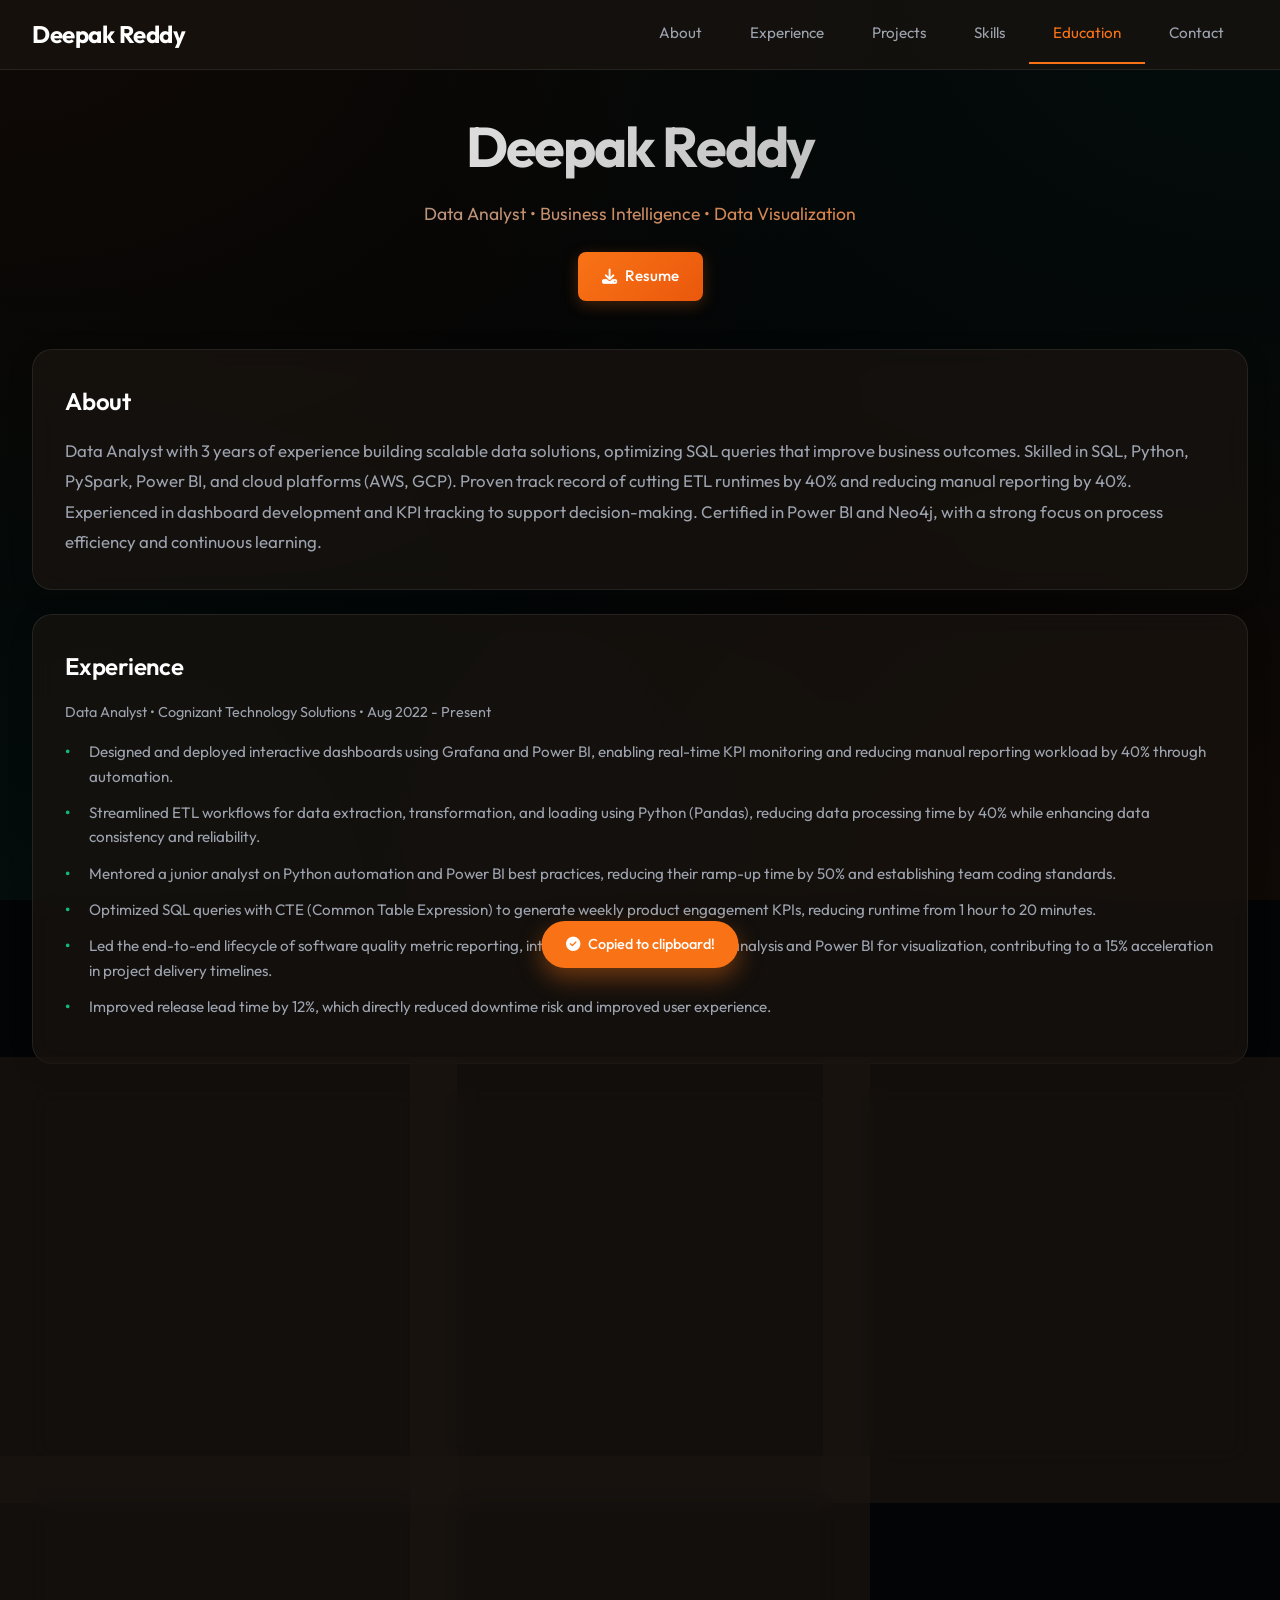
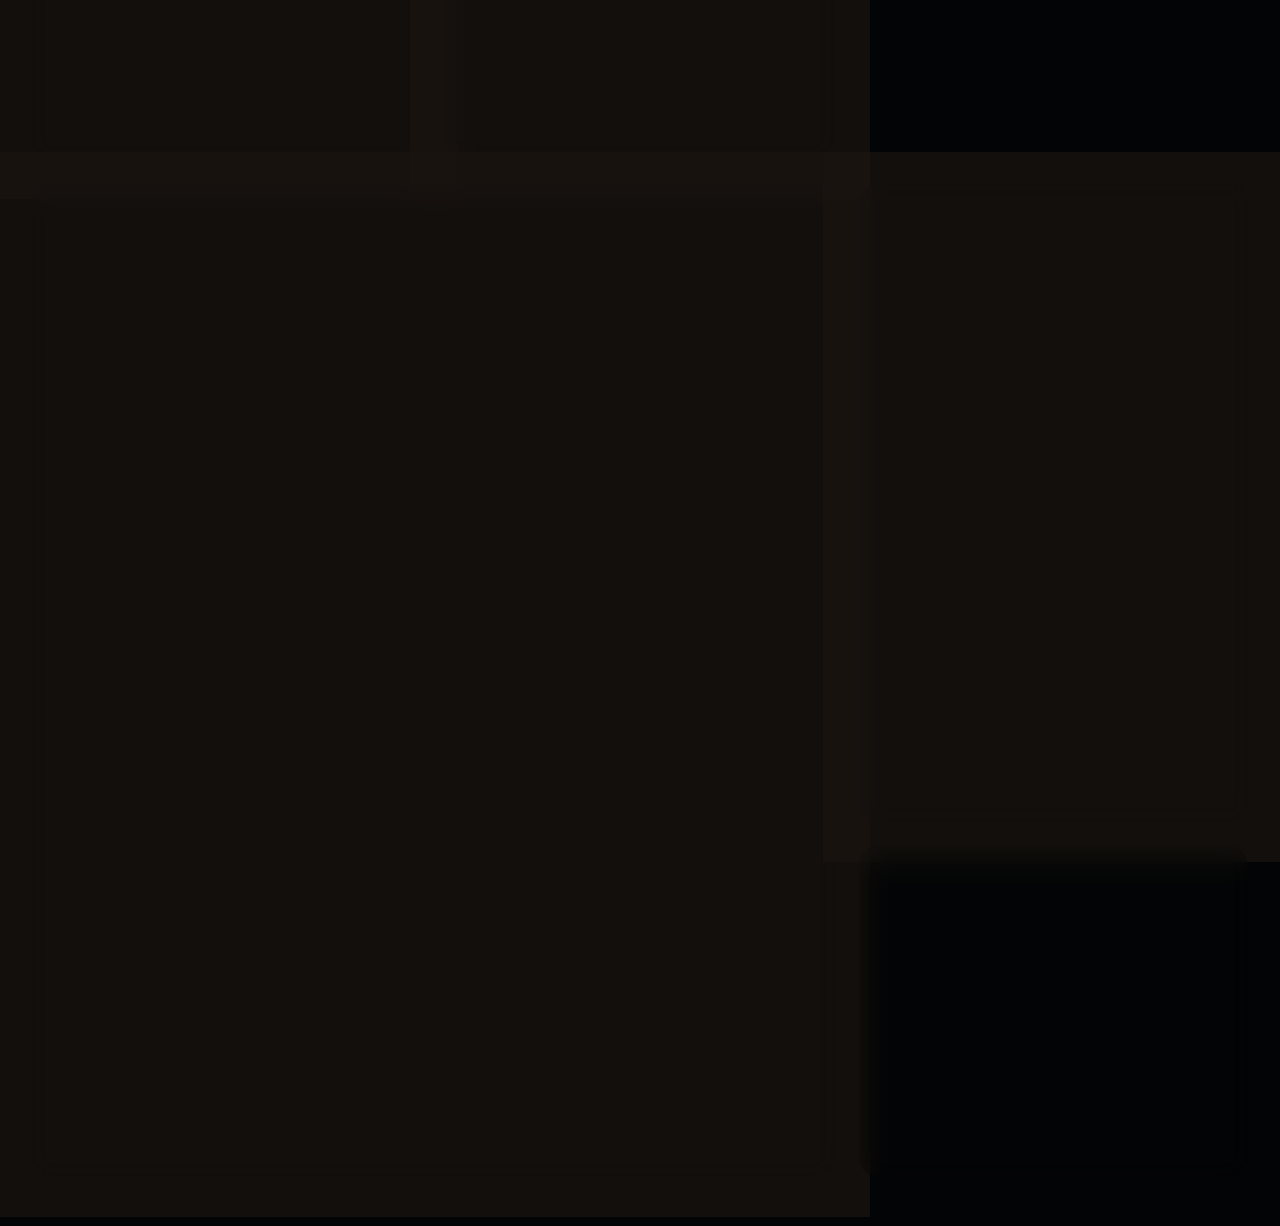
<file: index.html>
<!DOCTYPE html>
<html lang="en">

<head>
  <meta charset="UTF-8">
  <meta name="viewport" content="width=device-width, initial-scale=1.0">
  <meta name="description"
    content="Deepak Reddy - Data Analyst portfolio showcasing data visualization, BI dashboarding, and SQL optimization projects.">
  <meta name="keywords" content="Data Analyst, Portfolio, Deepak Reddy, Power BI, SQL, Python, Business Intelligence">
  <meta name="author" content="Deepak Reddy">

  <!-- Open Graph / Facebook -->
  <meta property="og:type" content="website">
  <meta property="og:title" content="Deepak Reddy - Data Analyst Portfolio">
  <meta property="og:description"
    content="Data Analyst with 3 years of experience building scalable data solutions. Check out my projects and skills.">
  <meta property="og:image" content="https://yourwebsite.com/og-image.jpg">

  <!-- Twitter -->
  <meta property="twitter:card" content="summary_large_image">
  <meta property="twitter:title" content="Deepak Reddy - Data Analyst Portfolio">
  <meta property="twitter:description"
    content="Data Analyst with 3 years of experience building scalable data solutions. Check out my projects and skills.">
  <meta property="twitter:image" content="https://yourwebsite.com/og-image.jpg">

  <title>Deepak Reddy - Data Analyst Portfolio</title>
  <link rel="preconnect" href="https://fonts.googleapis.com">
  <link rel="preconnect" href="https://fonts.gstatic.com" crossorigin>
  <link href="https://fonts.googleapis.com/css2?family=Outfit:wght@300;400;500;600;700&display=swap" rel="stylesheet">
  <link href="https://cdnjs.cloudflare.com/ajax/libs/font-awesome/6.4.0/css/all.min.css" rel="stylesheet">
  <style>
    * {
      margin: 0;
      padding: 0;
      box-sizing: border-box;
    }

    :root {
      --bg: #030405;
      /* Deeper black */
      --surface: rgba(26, 20, 16, 0.7);
      /* Translucent for glassmorphism */
      --text: #ffffff;
      --text-secondary: #9da3ae;
      --accent: #f97316;
      --accent-secondary: #10b981;
      --secondary-section: #111827;
      --border: rgba(255, 255, 255, 0.08);
      /* Sophisticated thin border */
      --shadow: rgba(0, 0, 0, 0.8);
      --glass-bg: rgba(255, 255, 255, 0.03);
      --glass-border: rgba(255, 255, 255, 0.1);
    }

    body {
      font-family: 'Outfit', -apple-system, BlinkMacSystemFont, 'Segoe UI', sans-serif;
      background: var(--bg);
      background-image:
        radial-gradient(at 0% 0%, rgba(249, 115, 22, 0.05) 0px, transparent 50%),
        radial-gradient(at 100% 0%, rgba(16, 185, 129, 0.05) 0px, transparent 50%),
        radial-gradient(at 100% 100%, rgba(249, 115, 22, 0.05) 0px, transparent 50%),
        radial-gradient(at 0% 100%, rgba(16, 185, 129, 0.05) 0px, transparent 50%);
      background-attachment: fixed;
      color: var(--text);
      line-height: 1.6;
      padding-top: 70px;
      overflow-x: hidden;
      scroll-behavior: smooth;
      opacity: 0;
      transition: opacity 1s ease-in-out;
    }

    body.loaded {
      opacity: 1;
    }

    /* Custom Scrollbar */
    ::-webkit-scrollbar {
      width: 8px;
    }

    ::-webkit-scrollbar-track {
      background: var(--bg);
    }

    ::-webkit-scrollbar-thumb {
      background: var(--border);
      border-radius: 10px;
      border: 2px solid var(--bg);
    }

    ::-webkit-scrollbar-thumb:hover {
      background: var(--accent);
    }

    /* Top Navbar */
    .navbar {
      position: fixed;
      top: 0;
      left: 0;
      right: 0;
      height: 70px;
      background: var(--surface);
      border-bottom: 1px solid var(--border);
      display: flex;
      align-items: center;
      justify-content: space-between;
      padding: 0 2rem;
      z-index: 1000;
    }

    .navbar-brand {
      font-size: 1.5rem;
      font-weight: 700;
      letter-spacing: -0.02em;
      color: var(--text);
    }

    .nav-menu {
      display: flex;
      list-style: none;
      gap: 0;
      align-items: center;
    }

    .nav-menu li {
      margin: 0;
    }

    .nav-menu a {
      display: block;
      padding: 1rem 1.5rem;
      text-decoration: none;
      color: var(--text-secondary);
      transition: all 0.2s;
      font-size: 0.95rem;
      border-bottom: 2px solid transparent;
    }

    .nav-menu a:hover {
      color: var(--accent);
      border-bottom-color: var(--accent);
    }

    .nav-menu a.active {
      color: var(--accent);
      border-bottom-color: var(--accent);
    }

    .container {
      max-width: 1400px;
      margin: 0 auto;
      padding: 0 2rem;
    }

    /* Header */
    .header {
      margin-bottom: 3rem;
      text-align: center;
      margin-top: 2rem;
    }

    .name {
      font-size: 3.5rem;
      font-weight: 700;
      margin-bottom: 0.5rem;
      letter-spacing: -0.04em;
      background: linear-gradient(135deg, #fff 0%, #a0a0a0 100%);
      -webkit-background-clip: text;
      background-clip: text;
      -webkit-text-fill-color: transparent;
    }

    .tagline {
      font-size: 1.1rem;
      color: var(--text-secondary);
      margin-bottom: 1.5rem;
      min-height: 1.8rem;
      position: relative;
      background: linear-gradient(90deg, var(--text-secondary) 0%, var(--accent) 50%, var(--accent-secondary) 100%);
      background-size: 200% auto;
      -webkit-background-clip: text;
      -webkit-text-fill-color: transparent;
      background-clip: text;
      animation: shimmer 6s linear infinite;
    }

    .tagline-char {
      display: inline-block;
      opacity: 0;
      animation: charReveal 0.05s ease-out forwards;
    }

    @keyframes charReveal {
      0% {
        opacity: 0;
        transform: translateY(10px);
      }

      100% {
        opacity: 1;
        transform: translateY(0);
      }
    }

    @keyframes shimmer {
      0% {
        background-position: -200% auto;
      }

      100% {
        background-position: 200% auto;
      }
    }

    .header-actions {
      display: flex;
      gap: 1rem;
      justify-content: center;
      flex-wrap: wrap;
    }

    .btn {
      padding: 0.75rem 1.5rem;
      border-radius: 8px;
      text-decoration: none;
      font-weight: 500;
      font-size: 0.95rem;
      transition: all 0.2s;
      display: inline-flex;
      align-items: center;
      gap: 0.5rem;
      border: none;
      cursor: pointer;
    }

    .btn-primary {
      background: linear-gradient(135deg, var(--accent) 0%, #ea580c 100%);
      color: white;
      box-shadow: 0 4px 15px rgba(249, 115, 22, 0.25);
    }

    .btn-primary:hover {
      transform: translateY(-3px);
      box-shadow: 0 8px 25px rgba(249, 115, 22, 0.45);
      background: linear-gradient(135deg, #ea580c 0%, #d64d0a 100%);
    }

    .btn-primary:active {
      transform: translateY(-1px);
    }

    .btn-secondary {
      background: var(--surface);
      color: var(--text);
      border: 1.5px solid var(--border);
      transition: all 0.3s ease;
    }

    .btn-secondary:hover {
      border-color: var(--accent);
      color: var(--accent);
      box-shadow: 0 4px 12px rgba(249, 115, 22, 0.15);
      background: rgba(249, 115, 22, 0.05);
    }

    /* Bento Grid */
    .bento-grid {
      display: grid;
      grid-template-columns: repeat(12, 1fr);
      gap: 1.5rem;
      margin-bottom: 3rem;
    }

    .bento-item {
      background: var(--surface);
      backdrop-filter: blur(12px);
      -webkit-backdrop-filter: blur(12px);
      border: 1px solid var(--border);
      border-radius: 20px;
      /* Slightly rounder */
      padding: 2rem;
      transition: all 0.4s cubic-bezier(0.23, 1, 0.32, 1);
      position: relative;
      overflow: hidden;
      box-shadow: 0 4px 24px -1px rgba(0, 0, 0, 0.2);
    }

    .bento-item::before {
      content: '';
      position: absolute;
      top: 0;
      left: 0;
      right: 0;
      bottom: 0;
      background: radial-gradient(circle at 30% 30%, rgba(249, 115, 22, 0.12), transparent 80%);
      opacity: 0;
      transition: opacity 0.3s ease;
      pointer-events: none;
    }

    .bento-item:hover {
      box-shadow: 0 8px 24px var(--shadow), 0 0 30px rgba(249, 115, 22, 0.2);
      transform: translateY(-6px) scale(1.02);
      border-color: var(--accent);
    }

    .bento-item:hover::before {
      opacity: 1;
    }

    .bento-item:hover .item-title {
      color: var(--accent);
      transform: translateX(4px);
    }

    .item-title {
      transition: all 0.3s cubic-bezier(0.34, 1.56, 0.64, 1);
    }

    .item-description {
      transition: color 0.3s ease;
    }

    .bento-item:hover .item-description {
      color: var(--text);
    }

    /* Grid Sizes */
    .span-12 {
      grid-column: span 12;
    }

    .span-8 {
      grid-column: span 8;
    }

    .span-6 {
      grid-column: span 6;
    }

    .span-4 {
      grid-column: span 4;
    }

    .span-3 {
      grid-column: span 3;
    }

    .row-span-2 {
      grid-row: span 2;
    }

    /* Item Styles */
    .item-title {
      font-size: 1.5rem;
      font-weight: 600;
      margin-bottom: 1rem;
      letter-spacing: -0.01em;
    }

    .item-subtitle {
      color: var(--text-secondary);
      font-size: 0.9rem;
      margin-bottom: 1rem;
    }

    .item-description {
      color: var(--text-secondary);
      font-size: 0.95rem;
      line-height: 1.7;
    }

    /* About Section */
    .about-content {
      font-size: 1.05rem;
      line-height: 1.8;
    }

    /* Experience Section */
    .experience-list {
      list-style: none;
    }

    .experience-list li {
      padding-left: 1.5rem;
      margin-bottom: 0.75rem;
      position: relative;
      color: var(--text-secondary);
      font-size: 0.95rem;
    }

    .experience-list li::before {
      content: '•';
      position: absolute;
      left: 0;
      color: var(--accent-secondary);
      font-weight: bold;
    }

    /* Projects */
    .project-links {
      display: flex;
      gap: 1rem;
      margin-bottom: 1rem;
    }

    .project-link {
      color: var(--text);
      font-size: 1.25rem;
      transition: all 0.2s;
      opacity: 0.6;
    }

    .project-link:hover {
      opacity: 1;
      transform: scale(1.1);
    }

    /* Skills */
    .skills-grid {
      display: grid;
      gap: 1.5rem;
    }

    .skill-category h4 {
      font-size: 0.85rem;
      text-transform: uppercase;
      letter-spacing: 0.05em;
      color: var(--text-secondary);
      margin-bottom: 1rem;
      font-weight: 600;
    }

    .skill-tags {
      display: flex;
      flex-wrap: wrap;
      gap: 0.75rem;
    }

    .skill-tag {
      background: linear-gradient(135deg, var(--secondary-section) 0%, #222222 100%);
      padding: 0.65rem 1.25rem;
      border-radius: 25px;
      font-size: 0.85rem;
      color: var(--text);
      border: 1.5px solid var(--border);
      transition: all 0.3s cubic-bezier(0.4, 0, 0.2, 1);
      font-weight: 500;
      position: relative;
      overflow: hidden;
      cursor: pointer;
      display: inline-flex;
      align-items: center;
      justify-content: center;
      white-space: nowrap;
    }

    .skill-tag::before {
      content: '';
      position: absolute;
      top: 0;
      left: -100%;
      width: 100%;
      height: 100%;
      background: linear-gradient(90deg, var(--accent) 0%, var(--accent-secondary) 100%);
      transition: left 0.3s cubic-bezier(0.4, 0, 0.2, 1);
      z-index: -1;
      border-radius: 25px;
    }

    .skill-tag:hover {
      color: white;
      border-color: var(--accent);
      transform: translateY(-3px);
      box-shadow: 0 6px 20px rgba(249, 115, 22, 0.35);
    }

    .skill-tag:hover::before {
      left: 0;
    }

    .skill-tag:active {
      transform: translateY(-1px);
    }

    /* Contact */
    .contact-grid {
      display: grid;
      gap: 1rem;
    }

    .contact-item {
      display: flex;
      align-items: center;
      gap: 1rem;
      padding: 1rem;
      background: var(--bg);
      border-radius: 8px;
      text-decoration: none;
      color: var(--text);
      transition: all 0.2s;
    }

    .contact-item:hover {
      background: var(--accent);
      color: white;
      transform: translateY(-3px) scale(1.02);
      box-shadow: 0 5px 15px rgba(249, 115, 22, 0.3);
    }

    .contact-icon {
      font-size: 1.25rem;
      opacity: 0.7;
    }

    /* Certifications */
    .cert-list {
      list-style: none;
    }

    .cert-list li {
      margin-bottom: 0.75rem;
    }

    .cert-list a {
      color: var(--accent-secondary);
      text-decoration: none;
      font-size: 0.95rem;
      transition: opacity 0.2s;
    }

    .cert-list a:hover {
      opacity: 0.7;
    }

    /* Accent Item */
    .accent-item {
      background: linear-gradient(135deg, #2a1f18 0%, #16110b 100%);
      border: 1px solid #3a2a22;
    }

    .accent-item .item-title,
    .accent-item .item-description {
      color: var(--text);
    }

    .accent-item .contact-item {
      background: rgba(255, 255, 255, 0.05);
      color: var(--text);
      border: 1px solid rgba(255, 255, 255, 0.1);
    }

    .accent-item .contact-item:hover {
      background: var(--accent);
      border-color: var(--accent);
    }

    /* Stats */
    .stats-grid {
      display: grid;
      grid-template-columns: repeat(auto-fit, minmax(150px, 1fr));
      gap: 1.5rem;
    }

    .stat-item {
      text-align: center;
    }

    .stat-number {
      font-size: 2.5rem;
      font-weight: 700;
      color: var(--accent);
      line-height: 1;
      margin-bottom: 0.5rem;
    }

    .stat-label {
      font-size: 0.9rem;
      color: var(--text-secondary);
    }

    /* Responsive */
    @media (max-width: 1024px) {
      .span-8 {
        grid-column: span 12;
      }

      .span-6 {
        grid-column: span 12;
      }

      .span-4 {
        grid-column: span 6;
      }

      .span-3 {
        grid-column: span 6;
      }
    }

    @media (max-width: 768px) {
      body {
        padding-top: 60px;
      }

      .navbar {
        height: 60px;
        padding: 0 1rem;
        flex-wrap: wrap;
      }

      .navbar-brand {
        font-size: 1.25rem;
      }

      .nav-menu {
        gap: 0;
      }

      .nav-menu a {
        padding: 0.75rem 1rem;
        font-size: 0.85rem;
      }

      .name {
        font-size: 2rem;
      }

      .bento-grid {
        gap: 1rem;
      }

      .span-4,
      .span-3 {
        grid-column: span 12;
      }

      .bento-item {
        padding: 1.5rem;
      }

      .header-actions {
        flex-direction: column;
      }

      .btn {
        width: 100%;
        justify-content: center;
      }

      .container {
        padding: 0 1rem;
      }
    }

    /* Toast Notification */
    .toast {
      position: fixed;
      bottom: 2rem;
      left: 50%;
      transform: translateX(-50%) translateY(100px);
      background: var(--accent);
      color: white;
      padding: 0.75rem 1.5rem;
      border-radius: 50px;
      font-weight: 500;
      font-size: 0.9rem;
      box-shadow: 0 10px 25px rgba(249, 115, 22, 0.4);
      z-index: 10000;
      transition: transform 0.4s cubic-bezier(0.23, 1, 0.32, 1);
      display: flex;
      align-items: center;
      gap: 0.5rem;
    }

    .toast.show {
      transform: translateX(-50%) translateY(0);
    }

    /* Back to Top Button */
    .back-to-top {
      position: fixed;
      bottom: 2rem;
      right: 2rem;
      width: 45px;
      height: 45px;
      background: var(--surface);
      border: 1px solid var(--border);
      color: var(--text);
      border-radius: 50%;
      display: flex;
      align-items: center;
      justify-content: center;
      cursor: pointer;
      z-index: 999;
      opacity: 0;
      visibility: hidden;
      transition: all 0.3s ease;
      backdrop-filter: blur(8px);
    }

    .back-to-top.show {
      opacity: 1;
      visibility: visible;
    }

    .back-to-top:hover {
      background: var(--accent);
      color: white;
      border-color: var(--accent);
      transform: translateY(-5px);
    }
  </style>
</head>

<body>
  <!-- Top Navbar -->
  <nav class="navbar">
    <div class="navbar-brand">Deepak Reddy</div>
    <ul class="nav-menu">
      <li><a href="#about" class="nav-link active" onclick="setActiveNav(this)">About</a></li>
      <li><a href="#experience" class="nav-link" onclick="setActiveNav(this)">Experience</a></li>
      <li><a href="#projects" class="nav-link" onclick="setActiveNav(this)">Projects</a></li>
      <li><a href="#skills" class="nav-link" onclick="setActiveNav(this)">Skills</a></li>
      <li><a href="#education" class="nav-link" onclick="setActiveNav(this)">Education</a></li>
      <li><a href="#contact" class="nav-link" onclick="setActiveNav(this)">Contact</a></li>
    </ul>
  </nav>

  <div class="container">
    <!-- Header -->
    <header class="header">
      <h1 class="name">Deepak Reddy</h1>
      <p class="tagline">Data Analyst • Business Intelligence • Data Visualization</p>
      <div class="header-actions">
        <a href="Assets/Deepak_Reddy_DataAnalyst_Resume.pdf" target="_blank" class="btn btn-primary"
          aria-label="Download Deepak Reddy's Resume">
          <i class="fas fa-download"></i>
          Resume
        </a>
      </div>
    </header>

    <!-- Bento Grid -->
    <div class="bento-grid">

      <!-- About -->
      <div class="bento-item span-12" id="about">
        <h2 class="item-title">About</h2>
        <p class="item-description about-content">
          Data Analyst with 3 years of experience building scalable data solutions, optimizing SQL queries that improve
          business outcomes. Skilled in SQL, Python, PySpark, Power BI, and cloud platforms (AWS, GCP). Proven track
          record of cutting ETL runtimes by 40% and reducing manual reporting by 40%. Experienced in dashboard
          development and KPI tracking to support decision-making. Certified in Power BI and Neo4j, with a strong focus
          on process efficiency and continuous learning.
        </p>
      </div>

      <!-- Experience -->
      <div class="bento-item span-12" id="experience">
        <h2 class="item-title">Experience</h2>
        <div class="item-subtitle">Data Analyst • Cognizant Technology Solutions • Aug 2022 - Present</div>
        <ul class="experience-list">
          <li>Designed and deployed interactive dashboards using Grafana and Power BI, enabling real-time KPI monitoring
            and reducing manual reporting workload by 40% through automation.</li>
          <li>Streamlined ETL workflows for data extraction, transformation, and loading using Python (Pandas), reducing
            data processing time by 40% while enhancing data consistency and reliability.</li>
          <li>Mentored a junior analyst on Python automation and Power BI best practices, reducing their ramp-up time by
            50% and establishing team coding standards.</li>
          <li>Optimized SQL queries with CTE (Common Table Expression) to generate weekly product engagement KPIs,
            reducing runtime from 1 hour to 20 minutes.</li>
          <li>Led the end-to-end lifecycle of software quality metric reporting, integrating Neo4j and SQL for analysis
            and Power BI for visualization, contributing to a 15% acceleration in project delivery timelines.</li>
          <li>Improved release lead time by 12%, which directly reduced downtime risk and improved user experience.</li>
        </ul>
      </div>

      <!-- Personal Project 4 -->
      <div class="bento-item span-4">
        <h3 class="item-title">E-Commerce Analytics</h3>
        <div class="project-links">
          <a href="https://github.com/DeepakReddy02/E-Commerce-Analytics" target="_blank" class="project-link">
            <i class="fab fa-github"></i>
          </a>
        </div>
        <p class="item-description">
          Analyzed 12.8M records using PySpark, optimizing query performance and reducing processing time by 60%.
          Applied RFM segmentation and CLV calculation to identify high-value and at-risk customers — top 20% of users
          generated over 60% of total revenue.
        </p>
      </div>

      <!-- Personal Project 5 -->
      <div class="bento-item span-4">
        <h3 class="item-title">Rainfall Data Engineering</h3>
        <div class="project-links">
          <a href="https://github.com/DeepakReddy02/Databricks-Data-engineering-project" target="_blank" class="project-link">
            <i class="fab fa-github"></i>
          </a>
        </div>
        <p class="item-description">
          Built an end-to-end Databricks pipeline to ingest district-level rainfall data from a public REST API using
          PySpark, storing 5+ years of daily records for 700+ districts in Parquet. Implemented Medallion architecture
          (Bronze → Silver → Gold) with schema enforcement, deduplication, and fact/dimension tables for analytics-ready
          datasets.
        </p>
      </div>

      <!-- Project 1 -->
      <div class="bento-item span-4" id="projects">
        <h3 class="item-title">Yelp Analytics</h3>
        <div class="project-links">
          <a href="https://www.kaggle.com/code/adr2001/yelp-data-analysis" target="_blank" class="project-link"
            aria-label="View Yelp Analytics on Kaggle">
            <i class="fab fa-kaggle"></i>
          </a>
          <a href="https://github.com/DeepakReddy02/Yelp-data-Analytics" target="_blank" class="project-link"
            aria-label="View Yelp Analytics on GitHub">
            <i class="fab fa-github"></i>
          </a>
        </div>
        <p class="item-description">
          Engineered PySpark pipelines for 1M+ records. Conducted market analysis across 50+ cities, identifying 12
          underserved markets. Reduced processing time by 60%.
        </p>
      </div>

      <!-- Project 2 -->
      <div class="bento-item span-4">
        <h3 class="item-title">CRM Analytics</h3>
        <div class="project-links">
          <a href="https://github.com/DeepakReddy02/CRM-Data-analytics" target="_blank" class="project-link"
            aria-label="View CRM Analytics on GitHub">
            <i class="fab fa-github"></i>
          </a>
        </div>
        <p class="item-description">
          Analyzed 8,800+ sales opportunities using advanced SQL. Developed comprehensive sales performance metrics and
          cross-sell effectiveness matrices.
        </p>
      </div>

      <!-- Project 3 -->
      <div class="bento-item span-4">
        <h3 class="item-title">Formula 1 Dashboard</h3>
        <div class="project-links">
          <a href="https://github.com/DeepakReddy02/Formula-1-Dashboard" target="_blank" class="project-link"
            aria-label="View Formula 1 Dashboard on GitHub">
            <i class="fab fa-github"></i>
          </a>
        </div>
        <p class="item-description">
          Developed interactive F1 dashboard with 15+ KPI visualizations. Reduced report generation time by 30%.
        </p>
      </div>

      
      <!-- Skills -->
      <div class="bento-item span-8 row-span-2" id="skills">
        <h2 class="item-title">Skills</h2>
        <div class="skills-grid">
          <div class="skill-category">
            <h4>Languages & Query</h4>
            <div class="skill-tags">
              <span class="skill-tag">SQL</span>
              <span class="skill-tag">Python</span>
              <span class="skill-tag">Cypher Query Language</span>
              <span class="skill-tag">DAX</span>
              <span class="skill-tag">M-Query</span>
              <span class="skill-tag">Advanced Excel</span>
            </div>
          </div>
          <div class="skill-category">
            <h4>Tools & Platforms</h4>
            <div class="skill-tags">
              <span class="skill-tag">Power BI</span>
              <span class="skill-tag">Grafana</span>
              <span class="skill-tag">Databricks</span>
              <span class="skill-tag">Microsoft Excel</span>
            </div>
          </div>
          <div class="skill-category">
            <h4>Databases</h4>
            <div class="skill-tags">
              <span class="skill-tag">MySQL</span>
              <span class="skill-tag">PostgreSQL</span>
              <span class="skill-tag">Neo4j</span>
              <span class="skill-tag">MongoDB</span>
              <span class="skill-tag">Microsoft SQL Server</span>
            </div>
          </div>
          <div class="skill-category">
            <h4>Cloud Technologies</h4>
            <div class="skill-tags">
              <span class="skill-tag">GCP BigQuery</span>
              <span class="skill-tag">GCP Looker</span>
              <span class="skill-tag">GCP Cloud Storage</span>
              <span class="skill-tag">AWS Athena</span>
              <span class="skill-tag">AWS S3</span>
              <span class="skill-tag">AWS EMR</span>
              <span class="skill-tag">AWS Redshift</span>
              <span class="skill-tag">AWS QuickSight</span>
            </div>
          </div>
          <div class="skill-category">
            <h4>Libraries & Frameworks</h4>
            <div class="skill-tags">
              <span class="skill-tag">Pandas</span>
              <span class="skill-tag">Matplotlib</span>
              <span class="skill-tag">Seaborn</span>
              <span class="skill-tag">PySpark</span>
              <span class="skill-tag">Numpy</span>
              <span class="skill-tag">APOC</span>
            </div>
          </div>
          <div class="skill-category">
            <h4>Analytics & Business</h4>
            <div class="skill-tags">
              <span class="skill-tag">Dashboard Development</span>
              <span class="skill-tag">Data Cleaning</span>
              <span class="skill-tag">Data Modeling</span>
              <span class="skill-tag">Data Manipulation</span>
              <span class="skill-tag">Data Profiling</span>
              <span class="skill-tag">A/B Testing</span>
              <span class="skill-tag">Stakeholder Communication</span>
              <span class="skill-tag">Statistical Analysis</span>
              <span class="skill-tag">Cross-functional Collaboration</span>
              <span class="skill-tag">Prompt Engineering</span>
            </div>
          </div>
        </div>
      </div>

      <!-- Education & Certifications -->
      <div class="bento-item span-4" id="education">
        <h2 class="item-title">Education</h2>
        <div class="item-subtitle">Bachelor's in Information Technology</div>
        <p class="item-description" style="margin-bottom: 2rem;">Velammal Institute of Technology • 2022</p>

        <h3 class="item-title" style="font-size: 1.25rem;">Certifications</h3>
        <ul class="cert-list">
          <li><a href="https://learn.microsoft.com/en-us/users/deepakreddy-7486/credentials/6c7aa562362c20fa"
              target="_blank">Microsoft Power BI Data Analyst (PL-300)</a></li>
          <li><a href="https://graphacademy.neo4j.com/c/1edc7d7e-53f9-4a32-aede-22fb9f663efd/" target="_blank">Neo4j
              Certified Professional</a></li>
          <li><a href="Assets/AWS Certified Cloud Practitioner certificate.pdf" target="_blank">AWS Cloud Practitioner
              (CLF-C01)</a></li>
          <li><a
              href="https://learn.microsoft.com/api/credentials/share/en-us/DEEPAKREDDY-7486/A54F7993C13CFE65?sharingId=EFF0362C7ED97661"
              target="_blank">Azure Data Fundamentals (DP-900)</a></li>
        </ul>
        <h3 class="skill-category h4" style="margin-top: 2rem; margin-bottom: 1rem;">Tech Interests</h3>
        <div class="skill-tags">
          <span class="skill-tag">Large Language Models</span>
          <span class="skill-tag">Predictive Analytics</span>
          <span class="skill-tag">Gen AI Development</span>
        </div>
      </div>

      <!-- Contact -->
      <div class="bento-item span-4 accent-item" id="contact">
        <h2 class="item-title">Let's Connect</h2>
        <div class="contact-grid" style="display: flex; flex-direction: column; gap: 1rem;">
          <a href="mailto:adr022001@gmail.com" class="contact-item" aria-label="Email Deepak Reddy"
            onclick="copyToClipboard('adr022001@gmail.com', 'Email copied!')">
            <i class="contact-icon fas fa-envelope"></i>
            <span>adr022001@gmail.com</span>
          </a>
          <a href="tel:+916382625126" class="contact-item" aria-label="Call Deepak Reddy"
            onclick="copyToClipboard('+91 6382625126', 'Phone number copied!')">
            <i class="contact-icon fas fa-phone"></i>
            <span>+91 6382625126</span>
          </a>
          <a href="https://www.linkedin.com/in/deepak-reddy-data-analyst/" target="_blank" class="contact-item"
            aria-label="Deepak Reddy's LinkedIn Profile">
            <i class="contact-icon fab fa-linkedin"></i>
            <span>LinkedIn Profile</span>
          </a>
        </div>
      </div>



    </div>
  </div>

  <div id="toast" class="toast">
    <i class="fas fa-check-circle"></i>
    <span id="toast-message">Copied to clipboard!</span>
  </div>

  <div id="back-to-top" class="back-to-top" onclick="window.scrollTo({top: 0, behavior: 'smooth'})">
    <i class="fas fa-chevron-up"></i>
  </div>

  <script>
    // Tagline character reveal animation
    function animateTagline() {
      const tagline = document.getElementById('tagline');
      const text = tagline.textContent;
      tagline.textContent = '';

      let delay = 0;
      for (let i = 0; i < text.length; i++) {
        const char = text[i];
        const span = document.createElement('span');
        span.className = 'tagline-char';
        span.textContent = char;
        span.style.animationDelay = `${delay}ms`;
        tagline.appendChild(span);

        // Add stagger effect, slower for punctuation
        delay += char === '•' ? 100 : 30;
      }
    }

    // Run animation and reveal page on load
    window.addEventListener('load', () => {
      document.body.classList.add('loaded');
      setTimeout(animateTagline, 300);
    });

    // Toast Notification logic
    function showToast(message) {
      const toast = document.getElementById('toast');
      const toastMessage = document.getElementById('toast-message');
      toastMessage.textContent = message;
      toast.classList.add('show');
      setTimeout(() => {
        toast.classList.remove('show');
      }, 3000);
    }

    // Click to copy functionality
    function copyToClipboard(text, successMsg) {
      event.preventDefault();
      navigator.clipboard.writeText(text).then(() => {
        showToast(successMsg);
      });
    }

    // Back to top visibility
    window.addEventListener('scroll', () => {
      const backToTop = document.getElementById('back-to-top');
      if (window.scrollY > 300) {
        backToTop.classList.add('show');
      } else {
        backToTop.classList.remove('show');
      }
    });

    function setActiveNav(element) {
      document.querySelectorAll('.nav-link').forEach(link => {
        link.classList.remove('active');
      });
      element.classList.add('active');
    }

    // Intersection Observer for active nav
    const sections = document.querySelectorAll('.bento-item[id]');
    const navLinks = document.querySelectorAll('.nav-link');

    const observerOptions = {
      root: null,
      rootMargin: '-20% 0px -70% 0px',
      threshold: 0
    };

    const observer = new IntersectionObserver((entries) => {
      entries.forEach(entry => {
        if (entry.isIntersecting) {
          const id = entry.target.getAttribute('id');
          navLinks.forEach(link => {
            link.classList.remove('active');
            if (link.getAttribute('href') === `#${id}`) {
              link.classList.add('active');
            }
          });
        }
      });
    }, observerOptions);

    sections.forEach(section => {
      observer.observe(section);
    });
  </script>
</body>

</html>
</file>
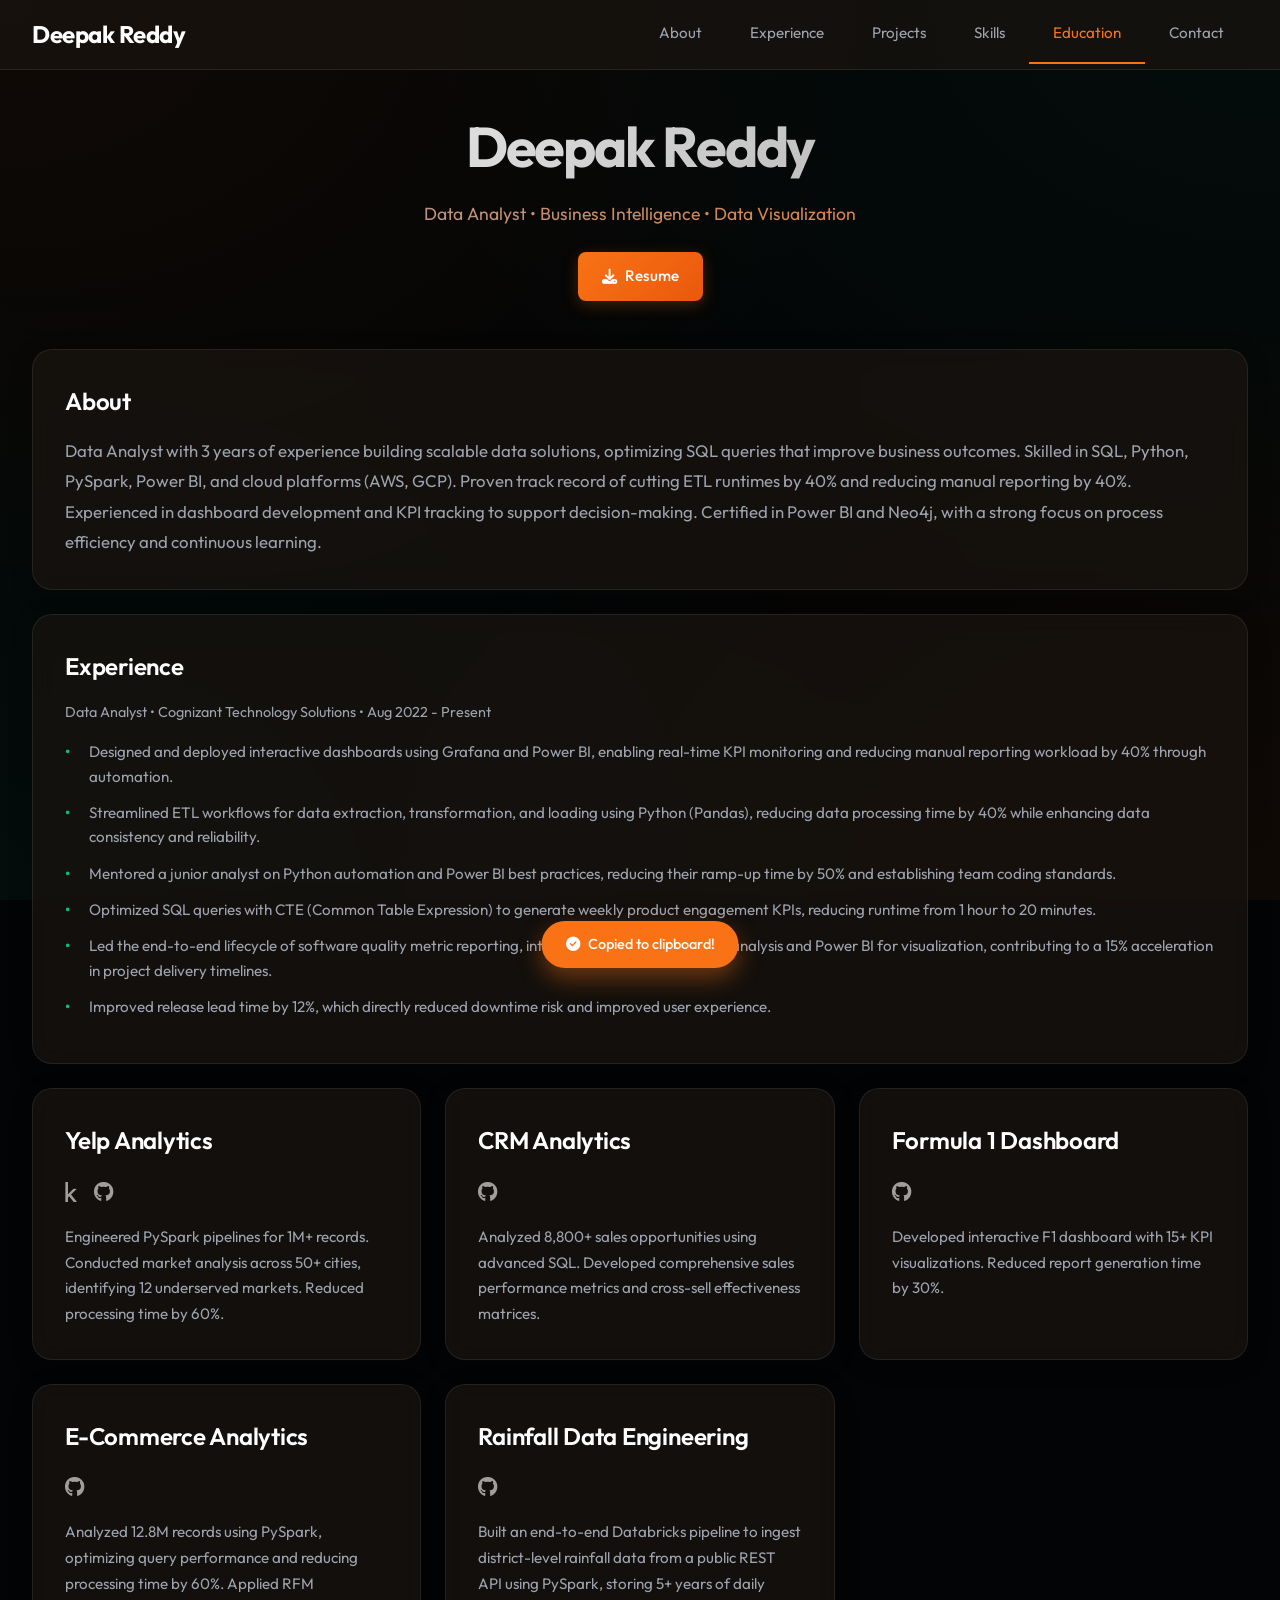
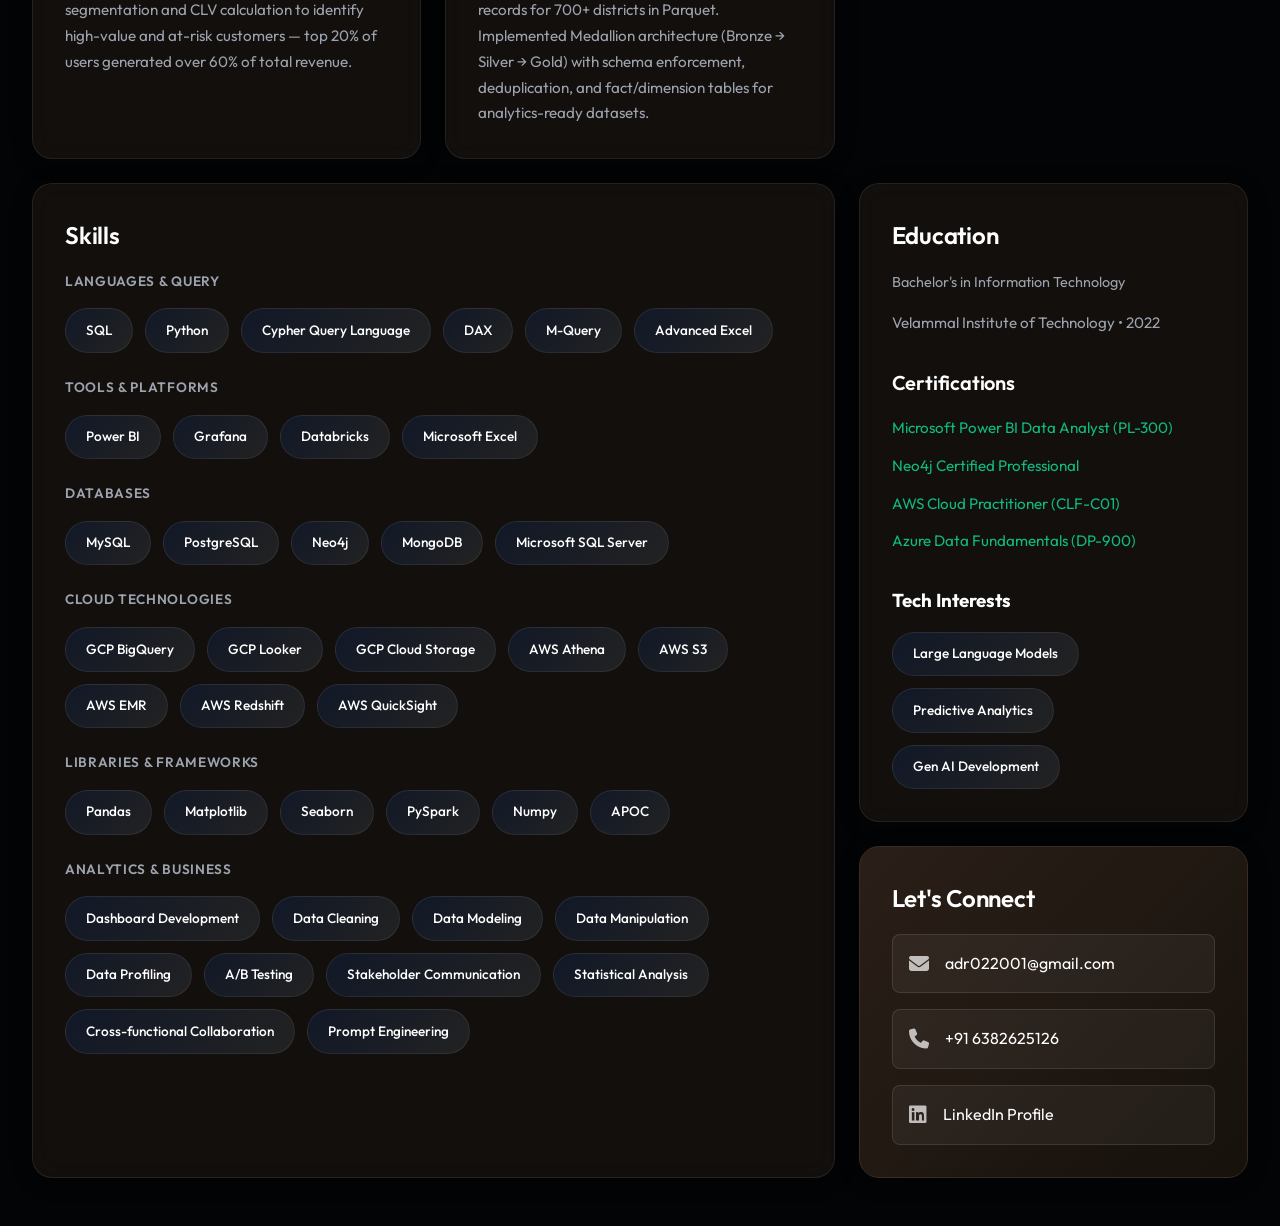
<file: minimalist_bento_portfolio.html>
<!DOCTYPE html>
<html lang="en">

<head>
  <meta charset="UTF-8">
  <meta name="viewport" content="width=device-width, initial-scale=1.0">
  <meta name="description"
    content="Deepak Reddy - Data Analyst portfolio showcasing data visualization, BI dashboarding, and SQL optimization projects.">
  <meta name="keywords" content="Data Analyst, Portfolio, Deepak Reddy, Power BI, SQL, Python, Business Intelligence">
  <meta name="author" content="Deepak Reddy">

  <!-- Open Graph / Facebook -->
  <meta property="og:type" content="website">
  <meta property="og:title" content="Deepak Reddy - Data Analyst Portfolio">
  <meta property="og:description"
    content="Data Analyst with 3 years of experience building scalable data solutions. Check out my projects and skills.">
  <meta property="og:image" content="https://yourwebsite.com/og-image.jpg">

  <!-- Twitter -->
  <meta property="twitter:card" content="summary_large_image">
  <meta property="twitter:title" content="Deepak Reddy - Data Analyst Portfolio">
  <meta property="twitter:description"
    content="Data Analyst with 3 years of experience building scalable data solutions. Check out my projects and skills.">
  <meta property="twitter:image" content="https://yourwebsite.com/og-image.jpg">

  <title>Deepak Reddy - Data Analyst Portfolio</title>
  <link rel="preconnect" href="https://fonts.googleapis.com">
  <link rel="preconnect" href="https://fonts.gstatic.com" crossorigin>
  <link href="https://fonts.googleapis.com/css2?family=Outfit:wght@300;400;500;600;700&display=swap" rel="stylesheet">
  <link href="https://cdnjs.cloudflare.com/ajax/libs/font-awesome/6.4.0/css/all.min.css" rel="stylesheet">
  <style>
    * {
      margin: 0;
      padding: 0;
      box-sizing: border-box;
    }

    :root {
      --bg: #030405;
      /* Deeper black */
      --surface: rgba(26, 20, 16, 0.7);
      /* Translucent for glassmorphism */
      --text: #ffffff;
      --text-secondary: #9da3ae;
      --accent: #f97316;
      --accent-secondary: #10b981;
      --secondary-section: #111827;
      --border: rgba(255, 255, 255, 0.08);
      /* Sophisticated thin border */
      --shadow: rgba(0, 0, 0, 0.8);
      --glass-bg: rgba(255, 255, 255, 0.03);
      --glass-border: rgba(255, 255, 255, 0.1);
    }

    body {
      font-family: 'Outfit', -apple-system, BlinkMacSystemFont, 'Segoe UI', sans-serif;
      background: var(--bg);
      background-image:
        radial-gradient(at 0% 0%, rgba(249, 115, 22, 0.05) 0px, transparent 50%),
        radial-gradient(at 100% 0%, rgba(16, 185, 129, 0.05) 0px, transparent 50%),
        radial-gradient(at 100% 100%, rgba(249, 115, 22, 0.05) 0px, transparent 50%),
        radial-gradient(at 0% 100%, rgba(16, 185, 129, 0.05) 0px, transparent 50%);
      background-attachment: fixed;
      color: var(--text);
      line-height: 1.6;
      padding-top: 70px;
      overflow-x: hidden;
      scroll-behavior: smooth;
      opacity: 0;
      transition: opacity 1s ease-in-out;
    }

    body.loaded {
      opacity: 1;
    }

    /* Custom Scrollbar */
    ::-webkit-scrollbar {
      width: 8px;
    }

    ::-webkit-scrollbar-track {
      background: var(--bg);
    }

    ::-webkit-scrollbar-thumb {
      background: var(--border);
      border-radius: 10px;
      border: 2px solid var(--bg);
    }

    ::-webkit-scrollbar-thumb:hover {
      background: var(--accent);
    }

    /* Top Navbar */
    .navbar {
      position: fixed;
      top: 0;
      left: 0;
      right: 0;
      height: 70px;
      background: var(--surface);
      border-bottom: 1px solid var(--border);
      display: flex;
      align-items: center;
      justify-content: space-between;
      padding: 0 2rem;
      z-index: 1000;
    }

    .navbar-brand {
      font-size: 1.5rem;
      font-weight: 700;
      letter-spacing: -0.02em;
      color: var(--text);
    }

    .nav-menu {
      display: flex;
      list-style: none;
      gap: 0;
      align-items: center;
    }

    .nav-menu li {
      margin: 0;
    }

    .nav-menu a {
      display: block;
      padding: 1rem 1.5rem;
      text-decoration: none;
      color: var(--text-secondary);
      transition: all 0.2s;
      font-size: 0.95rem;
      border-bottom: 2px solid transparent;
    }

    .nav-menu a:hover {
      color: var(--accent);
      border-bottom-color: var(--accent);
    }

    .nav-menu a.active {
      color: var(--accent);
      border-bottom-color: var(--accent);
    }

    .container {
      max-width: 1400px;
      margin: 0 auto;
      padding: 0 2rem;
    }

    /* Header */
    .header {
      margin-bottom: 3rem;
      text-align: center;
      margin-top: 2rem;
    }

    .name {
      font-size: 3.5rem;
      font-weight: 700;
      margin-bottom: 0.5rem;
      letter-spacing: -0.04em;
      background: linear-gradient(135deg, #fff 0%, #a0a0a0 100%);
      -webkit-background-clip: text;
      background-clip: text;
      -webkit-text-fill-color: transparent;
    }

    .tagline {
      font-size: 1.1rem;
      color: var(--text-secondary);
      margin-bottom: 1.5rem;
      min-height: 1.8rem;
      position: relative;
      background: linear-gradient(90deg, var(--text-secondary) 0%, var(--accent) 50%, var(--accent-secondary) 100%);
      background-size: 200% auto;
      -webkit-background-clip: text;
      -webkit-text-fill-color: transparent;
      background-clip: text;
      animation: shimmer 6s linear infinite;
    }

    .tagline-char {
      display: inline-block;
      opacity: 0;
      animation: charReveal 0.05s ease-out forwards;
    }

    @keyframes charReveal {
      0% {
        opacity: 0;
        transform: translateY(10px);
      }

      100% {
        opacity: 1;
        transform: translateY(0);
      }
    }

    @keyframes shimmer {
      0% {
        background-position: -200% auto;
      }

      100% {
        background-position: 200% auto;
      }
    }

    .header-actions {
      display: flex;
      gap: 1rem;
      justify-content: center;
      flex-wrap: wrap;
    }

    .btn {
      padding: 0.75rem 1.5rem;
      border-radius: 8px;
      text-decoration: none;
      font-weight: 500;
      font-size: 0.95rem;
      transition: all 0.2s;
      display: inline-flex;
      align-items: center;
      gap: 0.5rem;
      border: none;
      cursor: pointer;
    }

    .btn-primary {
      background: linear-gradient(135deg, var(--accent) 0%, #ea580c 100%);
      color: white;
      box-shadow: 0 4px 15px rgba(249, 115, 22, 0.25);
    }

    .btn-primary:hover {
      transform: translateY(-3px);
      box-shadow: 0 8px 25px rgba(249, 115, 22, 0.45);
      background: linear-gradient(135deg, #ea580c 0%, #d64d0a 100%);
    }

    .btn-primary:active {
      transform: translateY(-1px);
    }

    .btn-secondary {
      background: var(--surface);
      color: var(--text);
      border: 1.5px solid var(--border);
      transition: all 0.3s ease;
    }

    .btn-secondary:hover {
      border-color: var(--accent);
      color: var(--accent);
      box-shadow: 0 4px 12px rgba(249, 115, 22, 0.15);
      background: rgba(249, 115, 22, 0.05);
    }

    /* Bento Grid */
    .bento-grid {
      display: grid;
      grid-template-columns: repeat(12, 1fr);
      gap: 1.5rem;
      margin-bottom: 3rem;
    }

    .bento-item {
      background: var(--surface);
      backdrop-filter: blur(12px);
      -webkit-backdrop-filter: blur(12px);
      border: 1px solid var(--border);
      border-radius: 20px;
      /* Slightly rounder */
      padding: 2rem;
      transition: all 0.4s cubic-bezier(0.23, 1, 0.32, 1);
      position: relative;
      overflow: hidden;
      box-shadow: 0 4px 24px -1px rgba(0, 0, 0, 0.2);
    }

    .bento-item::before {
      content: '';
      position: absolute;
      top: 0;
      left: 0;
      right: 0;
      bottom: 0;
      background: radial-gradient(circle at 30% 30%, rgba(249, 115, 22, 0.12), transparent 80%);
      opacity: 0;
      transition: opacity 0.3s ease;
      pointer-events: none;
    }

    .bento-item:hover {
      box-shadow: 0 8px 24px var(--shadow), 0 0 30px rgba(249, 115, 22, 0.2);
      transform: translateY(-6px) scale(1.02);
      border-color: var(--accent);
    }

    .bento-item:hover::before {
      opacity: 1;
    }

    .bento-item:hover .item-title {
      color: var(--accent);
      transform: translateX(4px);
    }

    .item-title {
      transition: all 0.3s cubic-bezier(0.34, 1.56, 0.64, 1);
    }

    .item-description {
      transition: color 0.3s ease;
    }

    .bento-item:hover .item-description {
      color: var(--text);
    }

    /* Grid Sizes */
    .span-12 {
      grid-column: span 12;
    }

    .span-8 {
      grid-column: span 8;
    }

    .span-6 {
      grid-column: span 6;
    }

    .span-4 {
      grid-column: span 4;
    }

    .span-3 {
      grid-column: span 3;
    }

    .row-span-2 {
      grid-row: span 2;
    }

    /* Item Styles */
    .item-title {
      font-size: 1.5rem;
      font-weight: 600;
      margin-bottom: 1rem;
      letter-spacing: -0.01em;
    }

    .item-subtitle {
      color: var(--text-secondary);
      font-size: 0.9rem;
      margin-bottom: 1rem;
    }

    .item-description {
      color: var(--text-secondary);
      font-size: 0.95rem;
      line-height: 1.7;
    }

    /* About Section */
    .about-content {
      font-size: 1.05rem;
      line-height: 1.8;
    }

    /* Experience Section */
    .experience-list {
      list-style: none;
    }

    .experience-list li {
      padding-left: 1.5rem;
      margin-bottom: 0.75rem;
      position: relative;
      color: var(--text-secondary);
      font-size: 0.95rem;
    }

    .experience-list li::before {
      content: '•';
      position: absolute;
      left: 0;
      color: var(--accent-secondary);
      font-weight: bold;
    }

    /* Projects */
    .project-links {
      display: flex;
      gap: 1rem;
      margin-bottom: 1rem;
    }

    .project-link {
      color: var(--text);
      font-size: 1.25rem;
      transition: all 0.2s;
      opacity: 0.6;
    }

    .project-link:hover {
      opacity: 1;
      transform: scale(1.1);
    }

    /* Skills */
    .skills-grid {
      display: grid;
      gap: 1.5rem;
    }

    .skill-category h4 {
      font-size: 0.85rem;
      text-transform: uppercase;
      letter-spacing: 0.05em;
      color: var(--text-secondary);
      margin-bottom: 1rem;
      font-weight: 600;
    }

    .skill-tags {
      display: flex;
      flex-wrap: wrap;
      gap: 0.75rem;
    }

    .skill-tag {
      background: linear-gradient(135deg, var(--secondary-section) 0%, #222222 100%);
      padding: 0.65rem 1.25rem;
      border-radius: 25px;
      font-size: 0.85rem;
      color: var(--text);
      border: 1.5px solid var(--border);
      transition: all 0.3s cubic-bezier(0.4, 0, 0.2, 1);
      font-weight: 500;
      position: relative;
      overflow: hidden;
      cursor: pointer;
      display: inline-flex;
      align-items: center;
      justify-content: center;
      white-space: nowrap;
    }

    .skill-tag::before {
      content: '';
      position: absolute;
      top: 0;
      left: -100%;
      width: 100%;
      height: 100%;
      background: linear-gradient(90deg, var(--accent) 0%, var(--accent-secondary) 100%);
      transition: left 0.3s cubic-bezier(0.4, 0, 0.2, 1);
      z-index: -1;
      border-radius: 25px;
    }

    .skill-tag:hover {
      color: white;
      border-color: var(--accent);
      transform: translateY(-3px);
      box-shadow: 0 6px 20px rgba(249, 115, 22, 0.35);
    }

    .skill-tag:hover::before {
      left: 0;
    }

    .skill-tag:active {
      transform: translateY(-1px);
    }

    /* Contact */
    .contact-grid {
      display: grid;
      gap: 1rem;
    }

    .contact-item {
      display: flex;
      align-items: center;
      gap: 1rem;
      padding: 1rem;
      background: var(--bg);
      border-radius: 8px;
      text-decoration: none;
      color: var(--text);
      transition: all 0.2s;
    }

    .contact-item:hover {
      background: var(--accent);
      color: white;
      transform: translateY(-3px) scale(1.02);
      box-shadow: 0 5px 15px rgba(249, 115, 22, 0.3);
    }

    .contact-icon {
      font-size: 1.25rem;
      opacity: 0.7;
    }

    /* Certifications */
    .cert-list {
      list-style: none;
    }

    .cert-list li {
      margin-bottom: 0.75rem;
    }

    .cert-list a {
      color: var(--accent-secondary);
      text-decoration: none;
      font-size: 0.95rem;
      transition: opacity 0.2s;
    }

    .cert-list a:hover {
      opacity: 0.7;
    }

    /* Accent Item */
    .accent-item {
      background: linear-gradient(135deg, #2a1f18 0%, #16110b 100%);
      border: 1px solid #3a2a22;
    }

    .accent-item .item-title,
    .accent-item .item-description {
      color: var(--text);
    }

    .accent-item .contact-item {
      background: rgba(255, 255, 255, 0.05);
      color: var(--text);
      border: 1px solid rgba(255, 255, 255, 0.1);
    }

    .accent-item .contact-item:hover {
      background: var(--accent);
      border-color: var(--accent);
    }

    /* Stats */
    .stats-grid {
      display: grid;
      grid-template-columns: repeat(auto-fit, minmax(150px, 1fr));
      gap: 1.5rem;
    }

    .stat-item {
      text-align: center;
    }

    .stat-number {
      font-size: 2.5rem;
      font-weight: 700;
      color: var(--accent);
      line-height: 1;
      margin-bottom: 0.5rem;
    }

    .stat-label {
      font-size: 0.9rem;
      color: var(--text-secondary);
    }

    /* Responsive */
    @media (max-width: 1024px) {
      .span-8 {
        grid-column: span 12;
      }

      .span-6 {
        grid-column: span 12;
      }

      .span-4 {
        grid-column: span 6;
      }

      .span-3 {
        grid-column: span 6;
      }
    }

    @media (max-width: 768px) {
      body {
        padding-top: 60px;
      }

      .navbar {
        height: 60px;
        padding: 0 1rem;
        flex-wrap: wrap;
      }

      .navbar-brand {
        font-size: 1.25rem;
      }

      .nav-menu {
        gap: 0;
      }

      .nav-menu a {
        padding: 0.75rem 1rem;
        font-size: 0.85rem;
      }

      .name {
        font-size: 2rem;
      }

      .bento-grid {
        gap: 1rem;
      }

      .span-4,
      .span-3 {
        grid-column: span 12;
      }

      .bento-item {
        padding: 1.5rem;
      }

      .header-actions {
        flex-direction: column;
      }

      .btn {
        width: 100%;
        justify-content: center;
      }

      .container {
        padding: 0 1rem;
      }
    }

    /* Toast Notification */
    .toast {
      position: fixed;
      bottom: 2rem;
      left: 50%;
      transform: translateX(-50%) translateY(100px);
      background: var(--accent);
      color: white;
      padding: 0.75rem 1.5rem;
      border-radius: 50px;
      font-weight: 500;
      font-size: 0.9rem;
      box-shadow: 0 10px 25px rgba(249, 115, 22, 0.4);
      z-index: 10000;
      transition: transform 0.4s cubic-bezier(0.23, 1, 0.32, 1);
      display: flex;
      align-items: center;
      gap: 0.5rem;
    }

    .toast.show {
      transform: translateX(-50%) translateY(0);
    }

    /* Back to Top Button */
    .back-to-top {
      position: fixed;
      bottom: 2rem;
      right: 2rem;
      width: 45px;
      height: 45px;
      background: var(--surface);
      border: 1px solid var(--border);
      color: var(--text);
      border-radius: 50%;
      display: flex;
      align-items: center;
      justify-content: center;
      cursor: pointer;
      z-index: 999;
      opacity: 0;
      visibility: hidden;
      transition: all 0.3s ease;
      backdrop-filter: blur(8px);
    }

    .back-to-top.show {
      opacity: 1;
      visibility: visible;
    }

    .back-to-top:hover {
      background: var(--accent);
      color: white;
      border-color: var(--accent);
      transform: translateY(-5px);
    }
  </style>
</head>

<body>
  <!-- Top Navbar -->
  <nav class="navbar">
    <div class="navbar-brand">Deepak Reddy</div>
    <ul class="nav-menu">
      <li><a href="#about" class="nav-link active" onclick="setActiveNav(this)">About</a></li>
      <li><a href="#experience" class="nav-link" onclick="setActiveNav(this)">Experience</a></li>
      <li><a href="#projects" class="nav-link" onclick="setActiveNav(this)">Projects</a></li>
      <li><a href="#skills" class="nav-link" onclick="setActiveNav(this)">Skills</a></li>
      <li><a href="#education" class="nav-link" onclick="setActiveNav(this)">Education</a></li>
      <li><a href="#contact" class="nav-link" onclick="setActiveNav(this)">Contact</a></li>
    </ul>
  </nav>

  <div class="container">
    <!-- Header -->
    <header class="header">
      <h1 class="name">Deepak Reddy</h1>
      <p class="tagline">Data Analyst • Business Intelligence • Data Visualization</p>
      <div class="header-actions">
        <a href="Assets/Deepak_Reddy_DataAnalyst_Resume.pdf" target="_blank" class="btn btn-primary"
          aria-label="Download Deepak Reddy's Resume">
          <i class="fas fa-download"></i>
          Resume
        </a>
      </div>
    </header>

    <!-- Bento Grid -->
    <div class="bento-grid">

      <!-- About -->
      <div class="bento-item span-12" id="about">
        <h2 class="item-title">About</h2>
        <p class="item-description about-content">
          Data Analyst with 3 years of experience building scalable data solutions, optimizing SQL queries that improve
          business outcomes. Skilled in SQL, Python, PySpark, Power BI, and cloud platforms (AWS, GCP). Proven track
          record of cutting ETL runtimes by 40% and reducing manual reporting by 40%. Experienced in dashboard
          development and KPI tracking to support decision-making. Certified in Power BI and Neo4j, with a strong focus
          on process efficiency and continuous learning.
        </p>
      </div>

      <!-- Experience -->
      <div class="bento-item span-12" id="experience">
        <h2 class="item-title">Experience</h2>
        <div class="item-subtitle">Data Analyst • Cognizant Technology Solutions • Aug 2022 - Present</div>
        <ul class="experience-list">
          <li>Designed and deployed interactive dashboards using Grafana and Power BI, enabling real-time KPI monitoring
            and reducing manual reporting workload by 40% through automation.</li>
          <li>Streamlined ETL workflows for data extraction, transformation, and loading using Python (Pandas), reducing
            data processing time by 40% while enhancing data consistency and reliability.</li>
          <li>Mentored a junior analyst on Python automation and Power BI best practices, reducing their ramp-up time by
            50% and establishing team coding standards.</li>
          <li>Optimized SQL queries with CTE (Common Table Expression) to generate weekly product engagement KPIs,
            reducing runtime from 1 hour to 20 minutes.</li>
          <li>Led the end-to-end lifecycle of software quality metric reporting, integrating Neo4j and SQL for analysis
            and Power BI for visualization, contributing to a 15% acceleration in project delivery timelines.</li>
          <li>Improved release lead time by 12%, which directly reduced downtime risk and improved user experience.</li>
        </ul>
      </div>

      <!-- Project 1 -->
      <div class="bento-item span-4" id="projects">
        <h3 class="item-title">Yelp Analytics</h3>
        <div class="project-links">
          <a href="https://www.kaggle.com/code/adr2001/yelp-data-analysis" target="_blank" class="project-link"
            aria-label="View Yelp Analytics on Kaggle">
            <i class="fab fa-kaggle"></i>
          </a>
          <a href="https://github.com/DeepakReddy02/Yelp-data-Analytics" target="_blank" class="project-link"
            aria-label="View Yelp Analytics on GitHub">
            <i class="fab fa-github"></i>
          </a>
        </div>
        <p class="item-description">
          Engineered PySpark pipelines for 1M+ records. Conducted market analysis across 50+ cities, identifying 12
          underserved markets. Reduced processing time by 60%.
        </p>
      </div>

      <!-- Project 2 -->
      <div class="bento-item span-4">
        <h3 class="item-title">CRM Analytics</h3>
        <div class="project-links">
          <a href="https://github.com/DeepakReddy02/CRM-Data-analytics" target="_blank" class="project-link"
            aria-label="View CRM Analytics on GitHub">
            <i class="fab fa-github"></i>
          </a>
        </div>
        <p class="item-description">
          Analyzed 8,800+ sales opportunities using advanced SQL. Developed comprehensive sales performance metrics and
          cross-sell effectiveness matrices.
        </p>
      </div>

      <!-- Project 3 -->
      <div class="bento-item span-4">
        <h3 class="item-title">Formula 1 Dashboard</h3>
        <div class="project-links">
          <a href="https://github.com/DeepakReddy02/Formula-1-Dashboard" target="_blank" class="project-link"
            aria-label="View Formula 1 Dashboard on GitHub">
            <i class="fab fa-github"></i>
          </a>
        </div>
        <p class="item-description">
          Developed interactive F1 dashboard with 15+ KPI visualizations. Reduced report generation time by 30%.
        </p>
      </div>

      <!-- Personal Project 4 -->
      <div class="bento-item span-4">
        <h3 class="item-title">E-Commerce Analytics</h3>
        <div class="project-links">
          <a href="https://github.com/DeepakReddy02/E-Commerce-Analytics" target="_blank" class="project-link">
            <i class="fab fa-github"></i>
          </a>
        </div>
        <p class="item-description">
          Analyzed 12.8M records using PySpark, optimizing query performance and reducing processing time by 60%.
          Applied RFM segmentation and CLV calculation to identify high-value and at-risk customers — top 20% of users
          generated over 60% of total revenue.
        </p>
      </div>

      <!-- Personal Project 5 -->
      <div class="bento-item span-4">
        <h3 class="item-title">Rainfall Data Engineering</h3>
        <div class="project-links">
          <a href="https://github.com/DeepakReddy02/Databricks-Data-engineering-project" target="_blank" class="project-link">
            <i class="fab fa-github"></i>
          </a>
        </div>
        <p class="item-description">
          Built an end-to-end Databricks pipeline to ingest district-level rainfall data from a public REST API using
          PySpark, storing 5+ years of daily records for 700+ districts in Parquet. Implemented Medallion architecture
          (Bronze → Silver → Gold) with schema enforcement, deduplication, and fact/dimension tables for analytics-ready
          datasets.
        </p>
      </div>

      <!-- Skills -->
      <div class="bento-item span-8 row-span-2" id="skills">
        <h2 class="item-title">Skills</h2>
        <div class="skills-grid">
          <div class="skill-category">
            <h4>Languages & Query</h4>
            <div class="skill-tags">
              <span class="skill-tag">SQL</span>
              <span class="skill-tag">Python</span>
              <span class="skill-tag">Cypher Query Language</span>
              <span class="skill-tag">DAX</span>
              <span class="skill-tag">M-Query</span>
              <span class="skill-tag">Advanced Excel</span>
            </div>
          </div>
          <div class="skill-category">
            <h4>Tools & Platforms</h4>
            <div class="skill-tags">
              <span class="skill-tag">Power BI</span>
              <span class="skill-tag">Grafana</span>
              <span class="skill-tag">Databricks</span>
              <span class="skill-tag">Microsoft Excel</span>
            </div>
          </div>
          <div class="skill-category">
            <h4>Databases</h4>
            <div class="skill-tags">
              <span class="skill-tag">MySQL</span>
              <span class="skill-tag">PostgreSQL</span>
              <span class="skill-tag">Neo4j</span>
              <span class="skill-tag">MongoDB</span>
              <span class="skill-tag">Microsoft SQL Server</span>
            </div>
          </div>
          <div class="skill-category">
            <h4>Cloud Technologies</h4>
            <div class="skill-tags">
              <span class="skill-tag">GCP BigQuery</span>
              <span class="skill-tag">GCP Looker</span>
              <span class="skill-tag">GCP Cloud Storage</span>
              <span class="skill-tag">AWS Athena</span>
              <span class="skill-tag">AWS S3</span>
              <span class="skill-tag">AWS EMR</span>
              <span class="skill-tag">AWS Redshift</span>
              <span class="skill-tag">AWS QuickSight</span>
            </div>
          </div>
          <div class="skill-category">
            <h4>Libraries & Frameworks</h4>
            <div class="skill-tags">
              <span class="skill-tag">Pandas</span>
              <span class="skill-tag">Matplotlib</span>
              <span class="skill-tag">Seaborn</span>
              <span class="skill-tag">PySpark</span>
              <span class="skill-tag">Numpy</span>
              <span class="skill-tag">APOC</span>
            </div>
          </div>
          <div class="skill-category">
            <h4>Analytics & Business</h4>
            <div class="skill-tags">
              <span class="skill-tag">Dashboard Development</span>
              <span class="skill-tag">Data Cleaning</span>
              <span class="skill-tag">Data Modeling</span>
              <span class="skill-tag">Data Manipulation</span>
              <span class="skill-tag">Data Profiling</span>
              <span class="skill-tag">A/B Testing</span>
              <span class="skill-tag">Stakeholder Communication</span>
              <span class="skill-tag">Statistical Analysis</span>
              <span class="skill-tag">Cross-functional Collaboration</span>
              <span class="skill-tag">Prompt Engineering</span>
            </div>
          </div>
        </div>
      </div>

      <!-- Education & Certifications -->
      <div class="bento-item span-4" id="education">
        <h2 class="item-title">Education</h2>
        <div class="item-subtitle">Bachelor's in Information Technology</div>
        <p class="item-description" style="margin-bottom: 2rem;">Velammal Institute of Technology • 2022</p>

        <h3 class="item-title" style="font-size: 1.25rem;">Certifications</h3>
        <ul class="cert-list">
          <li><a href="https://learn.microsoft.com/en-us/users/deepakreddy-7486/credentials/6c7aa562362c20fa"
              target="_blank">Microsoft Power BI Data Analyst (PL-300)</a></li>
          <li><a href="https://graphacademy.neo4j.com/c/1edc7d7e-53f9-4a32-aede-22fb9f663efd/" target="_blank">Neo4j
              Certified Professional</a></li>
          <li><a href="Assets/AWS Certified Cloud Practitioner certificate.pdf" target="_blank">AWS Cloud Practitioner
              (CLF-C01)</a></li>
          <li><a
              href="https://learn.microsoft.com/api/credentials/share/en-us/DEEPAKREDDY-7486/A54F7993C13CFE65?sharingId=EFF0362C7ED97661"
              target="_blank">Azure Data Fundamentals (DP-900)</a></li>
        </ul>
        <h3 class="skill-category h4" style="margin-top: 2rem; margin-bottom: 1rem;">Tech Interests</h3>
        <div class="skill-tags">
          <span class="skill-tag">Large Language Models</span>
          <span class="skill-tag">Predictive Analytics</span>
          <span class="skill-tag">Gen AI Development</span>
        </div>
      </div>

      <!-- Contact -->
      <div class="bento-item span-4 accent-item" id="contact">
        <h2 class="item-title">Let's Connect</h2>
        <div class="contact-grid" style="display: flex; flex-direction: column; gap: 1rem;">
          <a href="mailto:adr022001@gmail.com" class="contact-item" aria-label="Email Deepak Reddy"
            onclick="copyToClipboard('adr022001@gmail.com', 'Email copied!')">
            <i class="contact-icon fas fa-envelope"></i>
            <span>adr022001@gmail.com</span>
          </a>
          <a href="tel:+916382625126" class="contact-item" aria-label="Call Deepak Reddy"
            onclick="copyToClipboard('+91 6382625126', 'Phone number copied!')">
            <i class="contact-icon fas fa-phone"></i>
            <span>+91 6382625126</span>
          </a>
          <a href="https://www.linkedin.com/in/deepak-reddy-data-analyst/" target="_blank" class="contact-item"
            aria-label="Deepak Reddy's LinkedIn Profile">
            <i class="contact-icon fab fa-linkedin"></i>
            <span>LinkedIn Profile</span>
          </a>
        </div>
      </div>



    </div>
  </div>

  <div id="toast" class="toast">
    <i class="fas fa-check-circle"></i>
    <span id="toast-message">Copied to clipboard!</span>
  </div>

  <div id="back-to-top" class="back-to-top" onclick="window.scrollTo({top: 0, behavior: 'smooth'})">
    <i class="fas fa-chevron-up"></i>
  </div>

  <script>
    // Tagline character reveal animation
    function animateTagline() {
      const tagline = document.getElementById('tagline');
      const text = tagline.textContent;
      tagline.textContent = '';

      let delay = 0;
      for (let i = 0; i < text.length; i++) {
        const char = text[i];
        const span = document.createElement('span');
        span.className = 'tagline-char';
        span.textContent = char;
        span.style.animationDelay = `${delay}ms`;
        tagline.appendChild(span);

        // Add stagger effect, slower for punctuation
        delay += char === '•' ? 100 : 30;
      }
    }

    // Run animation and reveal page on load
    window.addEventListener('load', () => {
      document.body.classList.add('loaded');
      setTimeout(animateTagline, 300);
    });

    // Toast Notification logic
    function showToast(message) {
      const toast = document.getElementById('toast');
      const toastMessage = document.getElementById('toast-message');
      toastMessage.textContent = message;
      toast.classList.add('show');
      setTimeout(() => {
        toast.classList.remove('show');
      }, 3000);
    }

    // Click to copy functionality
    function copyToClipboard(text, successMsg) {
      event.preventDefault();
      navigator.clipboard.writeText(text).then(() => {
        showToast(successMsg);
      });
    }

    // Back to top visibility
    window.addEventListener('scroll', () => {
      const backToTop = document.getElementById('back-to-top');
      if (window.scrollY > 300) {
        backToTop.classList.add('show');
      } else {
        backToTop.classList.remove('show');
      }
    });

    function setActiveNav(element) {
      document.querySelectorAll('.nav-link').forEach(link => {
        link.classList.remove('active');
      });
      element.classList.add('active');
    }

    // Intersection Observer for active nav
    const sections = document.querySelectorAll('.bento-item[id]');
    const navLinks = document.querySelectorAll('.nav-link');

    const observerOptions = {
      root: null,
      rootMargin: '-20% 0px -70% 0px',
      threshold: 0
    };

    const observer = new IntersectionObserver((entries) => {
      entries.forEach(entry => {
        if (entry.isIntersecting) {
          const id = entry.target.getAttribute('id');
          navLinks.forEach(link => {
            link.classList.remove('active');
            if (link.getAttribute('href') === `#${id}`) {
              link.classList.add('active');
            }
          });
        }
      });
    }, observerOptions);

    sections.forEach(section => {
      observer.observe(section);
    });
  </script>
</body>

</html>
</file>
